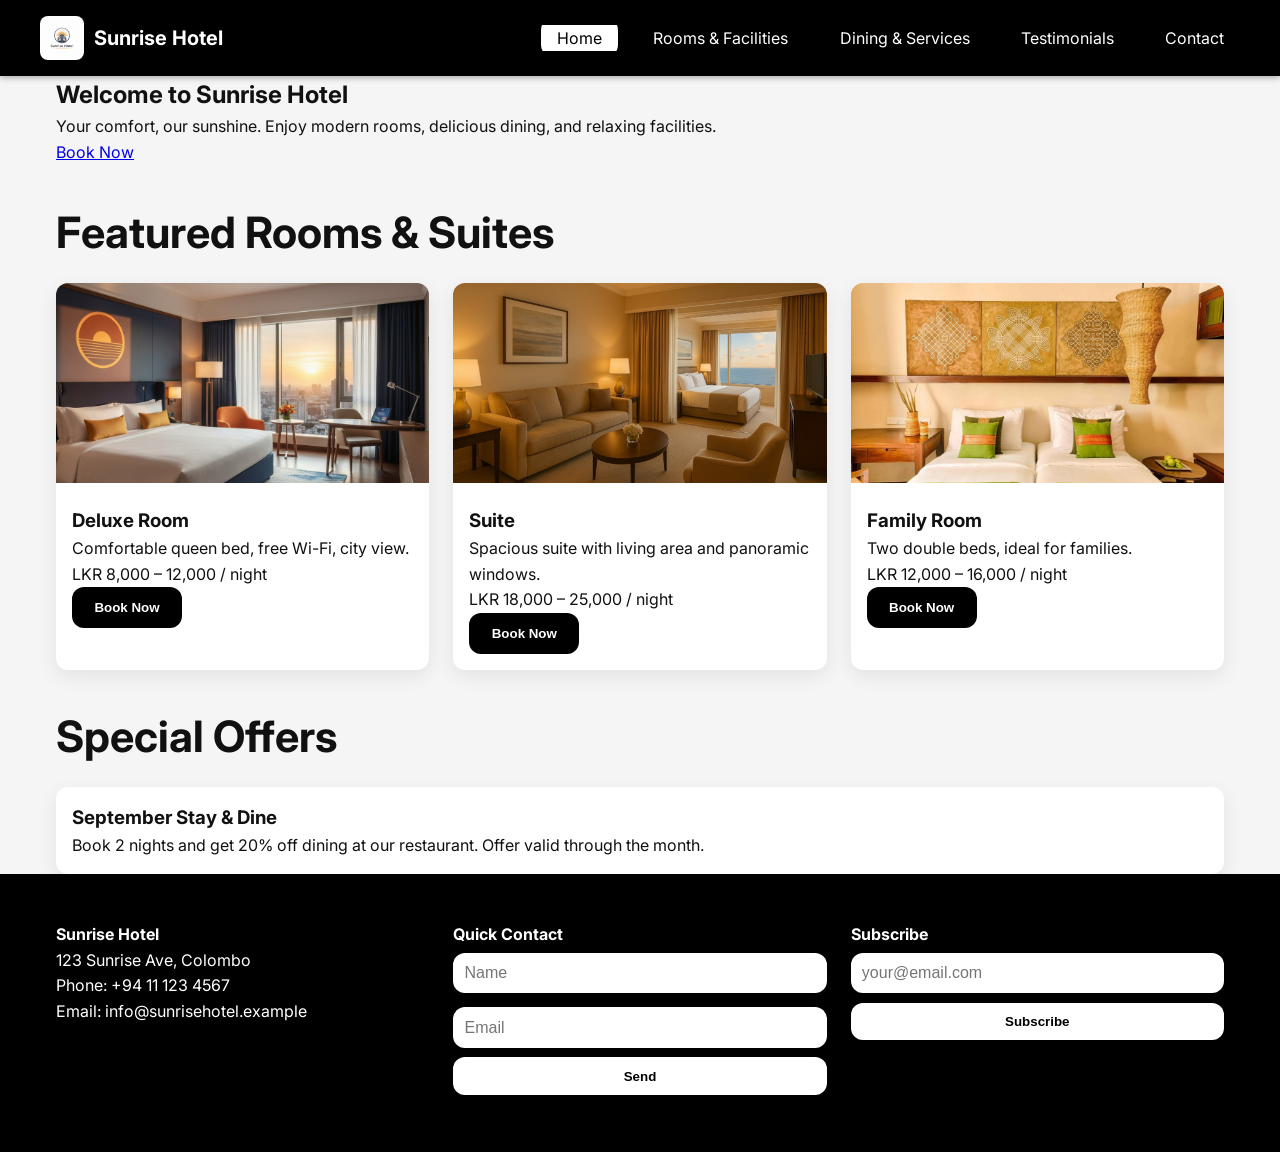
<file: index.html>
<!doctype html>
<html lang="en">
<head>
  <meta charset="utf-8">
  <meta name="viewport" content="width=device-width,initial-scale=1">
  <title>Sunrise Hotel — Home</title>
  <link href="https://fonts.googleapis.com/css2?family=Inter:wght@300;400;600;700&display=swap" rel="stylesheet">
  <link rel="stylesheet" href="css/styles.css">
</head>
<body>
  <!-- Header -->
  <header class="site-header">
    <div class="container header-inner">
      <a class="logo" href="index.html"><img src="images/logo.png" alt="Sunrise Hotel logo"><span>Sunrise Hotel</span></a>
      <button class="nav-toggle" aria-expanded="false" aria-controls="primary-nav">☰</button>
      <nav id="primary-nav" class="primary-nav" role="navigation">
        <ul>
          <li><a class="active" href="index.html">Home</a></li>
          <li><a href="rooms.html">Rooms & Facilities</a></li>
          <li><a href="dining.html">Dining & Services</a></li>
          <li><a href="testimonials.html">Testimonials</a></li>
          <li><a href="contact.html">Contact</a></li>
        </ul>
      </nav>
    </div>
  </header>

  <!-- Hero -->
  <main>
    <section class="hero">
      <div class="container hero-inner">
        <h1>Welcome to Sunrise Hotel</h1>
        <p>Your comfort, our sunshine. Enjoy modern rooms, delicious dining, and relaxing facilities.</p>
        <a class="cta book-btn" data-room="General Booking" href="#!" role="button">Book Now</a>
      </div>
    </section>

    <!-- Featured Rooms -->
    <div class="container">
      <section id="featured-rooms" aria-labelledby="featured-title">
        <div class="section-title"><h2 id="featured-title">Featured Rooms & Suites</h2></div>
        <div class="cards">
          <article class="card">
            <img src="images/room-deluxe.png" alt="Deluxe Room">
            <div class="card-body">
              <h3>Deluxe Room</h3>
              <p>Comfortable queen bed, free Wi-Fi, city view.</p>
              <p class="room-price">LKR 8,000 – 12,000 / night</p>
              <button class="book-btn" data-room="Deluxe Room">Book Now</button>
            </div>
          </article>
          <article class="card">
            <img src="images/room-suite.png" alt="Suite">
            <div class="card-body">
              <h3>Suite</h3>
              <p>Spacious suite with living area and panoramic windows.</p>
              <p class="room-price">LKR 18,000 – 25,000 / night</p>
              <button class="book-btn" data-room="Suite">Book Now</button>
            </div>
          </article>
          <article class="card">
            <img src="images/room-family.png" alt="Family Room">
            <div class="card-body">
              <h3>Family Room</h3>
              <p>Two double beds, ideal for families.</p>
              <p class="room-price">LKR 12,000 – 16,000 / night</p>
              <button class="book-btn" data-room="Family Room">Book Now</button>
            </div>
          </article>
        </div>
      </section>

      <!-- Offers -->
      <section id="offers">
        <div class="section-title"><h2>Special Offers</h2></div>
        <div class="card" style="padding:1rem;">
          <h3>September Stay & Dine</h3>
          <p>Book 2 nights and get 20% off dining at our restaurant. Offer valid through the month.</p>
        </div>
      </section>
    </div>
  </main>

  <!-- Booking Modal -->
  <div id="booking-modal" class="modal" role="dialog" aria-modal="true">
    <div class="modal-card">
      <button id="modal-close" aria-label="Close">✕</button>
      <h3>Book a Room</h3>
      <form id="booking-form">
        <label>Room <input id="booking-room" name="room" readonly></label>
        <label>Name <input name="name" required></label>
        <label>Email <input name="email" type="email" required></label>
        <label>Check-in <input name="checkin" type="date"></label>
        <label>Nights <input name="nights" type="number" min="1" value="1"></label>
        <button type="submit">Submit Booking</button>
      </form>
    </div>
  </div>

  <!-- Footer -->
  <footer class="site-footer">
    <div class="container footer-grid">
      <div>
        <h4>Sunrise Hotel</h4>
        <p>123 Sunrise Ave, Colombo</p>
        <p>Phone: +94 11 123 4567</p>
        <p>Email: info@sunrisehotel.example</p>
      </div>
      <div>
        <h4>Quick Contact</h4>
        <form id="footer-contact-form" class="small-form">
          <input name="name" placeholder="Name" required>
          <input name="email" type="email" placeholder="Email" required>
          <button type="submit">Send</button>
        </form>
      </div>
      <div>
        <h4>Subscribe</h4>
        <form id="subscribe-form" class="small-form">
          <input name="newsletter-email" type="email" placeholder="your@email.com" required>
          <button type="submit">Subscribe</button>
        </form>
      </div>
    </div>
  </footer>

  <script src="js/scripts.js"></script>
</body>
</html>
</file>
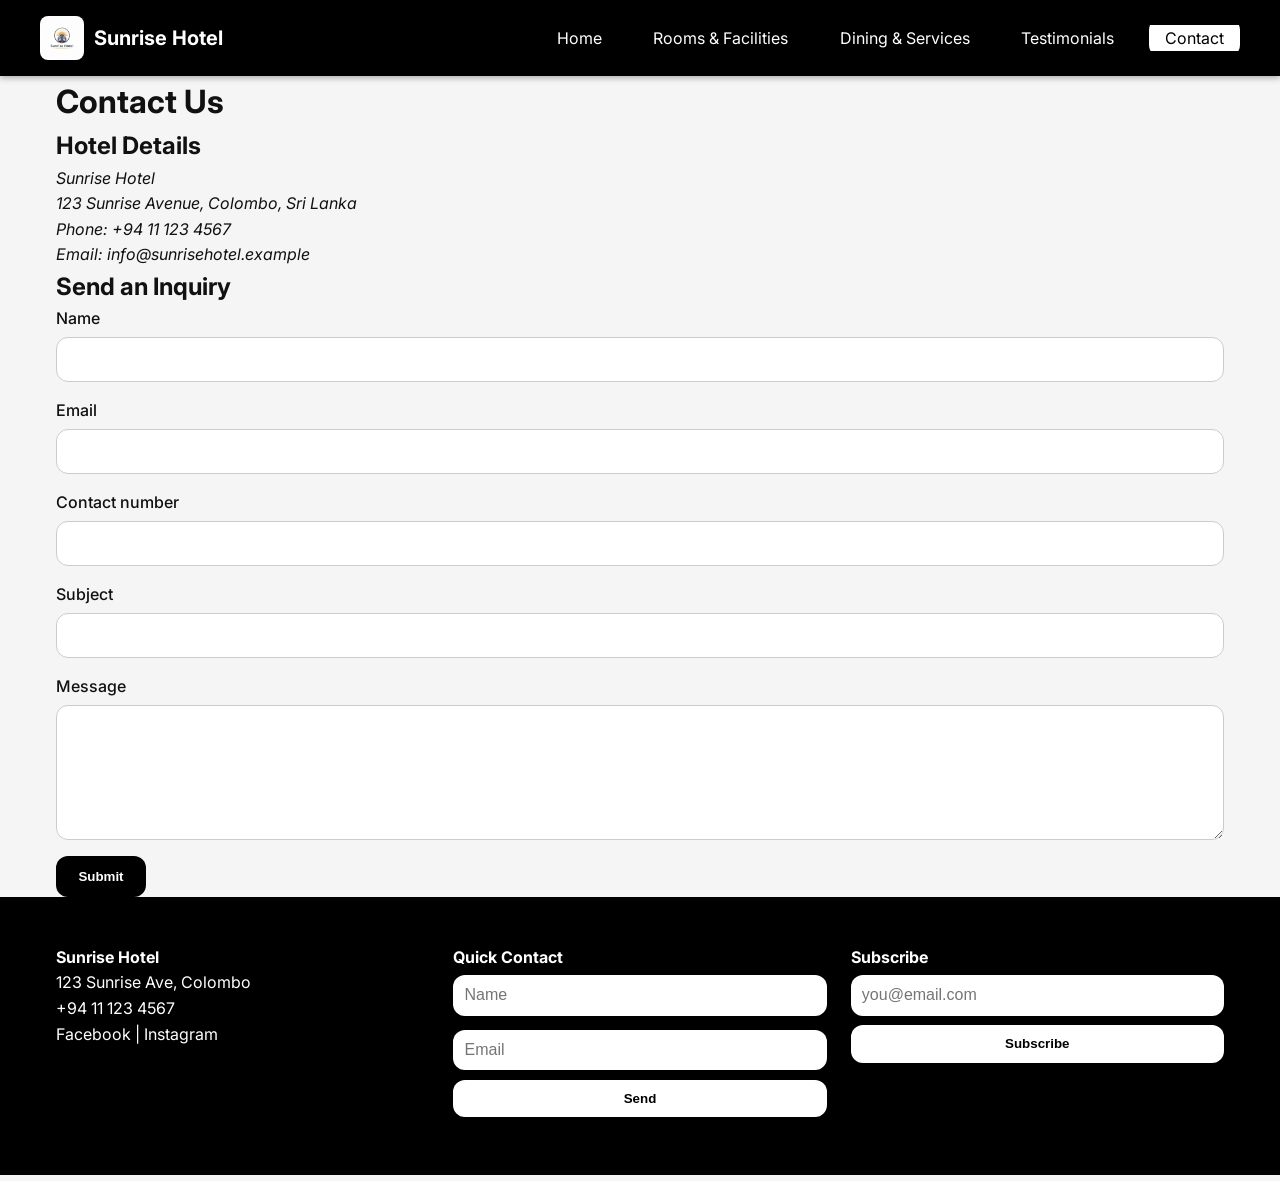
<file: contact.html>
<!doctype html>
<html lang="en">
<head>
  <meta charset="utf-8"><meta name="viewport" content="width=device-width,initial-scale=1">
  <title>Contact Us — Sunrise Hotel</title>
  <link href="https://fonts.googleapis.com/css2?family=Inter:wght@300;400;600;700&display=swap" rel="stylesheet">
  <link rel="stylesheet" href="css/styles.css">
</head>
<body>
  <header class="site-header">
    <div class="container header-inner">
      <a class="logo" href="index.html"><img src="images/logo.png" alt="Sunrise Hotel logo"><span>Sunrise Hotel</span></a>
      <button class="nav-toggle" aria-expanded="false">☰</button>
      <nav id="primary-nav" class="primary-nav">
        <ul>
          <li><a href="index.html">Home</a></li>
          <li><a href="rooms.html">Rooms & Facilities</a></li>
          <li><a href="dining.html">Dining & Services</a></li>
          <li><a href="testimonials.html">Testimonials</a></li>
          <li><a class="active" href="contact.html">Contact</a></li>
        </ul>
      </nav>
    </div>
  </header>

  <main class="container">
    <h1>Contact Us</h1>
    <section aria-labelledby="contact-info">
      <h2 id="contact-info">Hotel Details</h2>
      <address>
        Sunrise Hotel<br>
        123 Sunrise Avenue, Colombo, Sri Lanka<br>
        Phone: +94 11 123 4567<br>
        Email: info@sunrisehotel.example
      </address>
    </section>

    <section aria-labelledby="inquiry">
      <h2 id="inquiry">Send an Inquiry</h2>
      <form id="contact-form" aria-label="Inquiry form">
        <label>
          Name
          <input name="name" required>
        </label>
        <label>
          Email
          <input name="email" type="email" required>
        </label>
        <label>
          Contact number
          <input name="phone" type="tel">
        </label>
        <label>
          Subject
          <input name="subject">
        </label>
        <label>
          Message
          <textarea name="message" rows="6" required></textarea>
        </label>
        <button type="submit">Submit</button>
      </form>
    </section>
  </main>

  <footer class="site-footer">
    <div class="container footer-grid">
      <div>
        <h4>Sunrise Hotel</h4>
        <p>123 Sunrise Ave, Colombo</p>
        <p>+94 11 123 4567</p>
        <p><a href="#">Facebook</a> | <a href="#">Instagram</a></p>
      </div>

      <div>
        <h4>Quick Contact</h4>
        <form id="footer-contact-form" class="small-form">
          <input name="name" placeholder="Name" required>
          <input name="email" type="email" placeholder="Email" required>
          <button type="submit">Send</button>
        </form>
      </div>

      <div>
        <h4>Subscribe</h4>
        <form id="subscribe-form" class="small-form">
          <input name="newsletter-email" type="email" placeholder="you@email.com" required>
          <button type="submit">Subscribe</button>
        </form>
      </div>
    </div>
  </footer>
  
  <script src="js/scripts.js"></script>
</body>
</html>
</file>
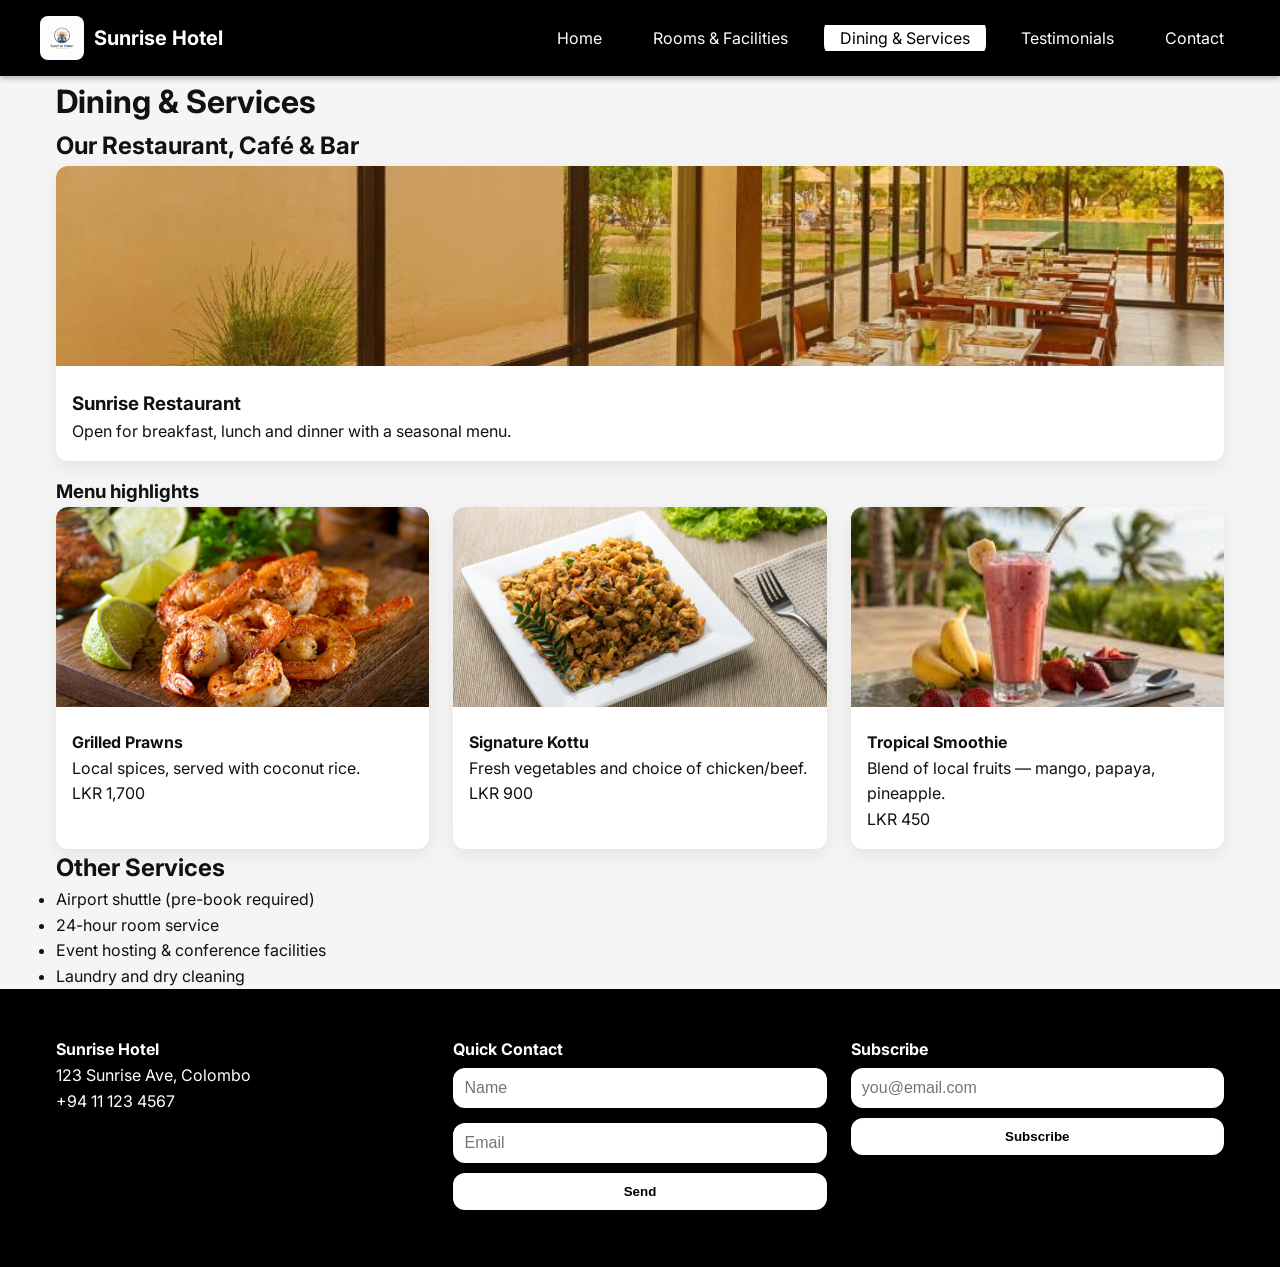
<file: dining.html>
<!doctype html>
<html lang="en">
<head>
  <meta charset="utf-8"><meta name="viewport" content="width=device-width,initial-scale=1">
  <title>Dining & Services — Sunrise Hotel</title>
  <link href="https://fonts.googleapis.com/css2?family=Inter:wght@300;400;600;700&display=swap" rel="stylesheet">
  <link rel="stylesheet" href="css/styles.css">
</head>
<body>
  <header class="site-header">
    <div class="container header-inner">
      <a class="logo" href="index.html"><img src="images/logo.png" alt="Sunrise Hotel logo"><span>Sunrise Hotel</span></a>
      <button class="nav-toggle" aria-expanded="false" aria-controls="primary-nav">☰</button>
      <nav id="primary-nav" class="primary-nav">
        <ul>
          <li><a href="index.html">Home</a></li>
          <li><a href="rooms.html">Rooms & Facilities</a></li>
          <li><a class="active" href="dining.html">Dining & Services</a></li>
          <li><a href="testimonials.html">Testimonials</a></li>
          <li><a href="contact.html">Contact</a></li>
        </ul>
      </nav>
    </div>
  </header>

  <main class="container">
    <h1>Dining & Services</h1>

    <section aria-labelledby="dining">
      <h2 id="dining">Our Restaurant, Café & Bar</h2>
      <div class="card" style="margin-bottom:1rem;">
        <img src="images/restaurant.png" alt="Restaurant interior" style="width:100%;height:200px;object-fit:cover">
        <div class="card-body">
          <h3>Sunrise Restaurant</h3>
          <p>Open for breakfast, lunch and dinner with a seasonal menu.</p>
        </div>
      </div>

      <h3>Menu highlights</h3>
      <div class="cards">
        <article class="card">
          <img src="images/Grilled prawns.png" alt="Grilled prawns">
          <div class="card-body">
            <h4>Grilled Prawns</h4>
            <p>Local spices, served with coconut rice.</p>
            <p class="room-price">LKR 1,700</p>
          </div>
        </article>
        <article class="card">
          <img src="images/Kottu fresh.png" alt="Kottu fresh">
          <div class="card-body">
            <h4>Signature Kottu</h4>
            <p>Fresh vegetables and choice of chicken/beef.</p>
            <p class="room-price">LKR 900</p>
          </div>
        </article>
        <article class="card">
          <img src="images/smoothie.png" alt="Tropical smoothie">
          <div class="card-body">
            <h4>Tropical Smoothie</h4>
            <p>Blend of local fruits — mango, papaya, pineapple.</p>
            <p class="room-price">LKR 450</p>
          </div>
        </article>
      </div>
    </section>

    <section aria-labelledby="services">
      <h2 id="services">Other Services</h2>
      <ul>
        <li>Airport shuttle (pre-book required)</li>
        <li>24-hour room service</li>
        <li>Event hosting & conference facilities</li>
        <li>Laundry and dry cleaning</li>
      </ul>
    </section>
  </main>

  <footer class="site-footer">
    <div class="container footer-grid">
      <div>
        <h4>Sunrise Hotel</h4>
        <p>123 Sunrise Ave, Colombo</p>
        <p>+94 11 123 4567</p>
      </div>
      <div>
        <h4>Quick Contact</h4>
        <form id="footer-contact-form" class="small-form">
          <input name="name" placeholder="Name" required>
          <input name="email" type="email" placeholder="Email" required>
          <button type="submit">Send</button>
        </form>
      </div>
      <div>
        <h4>Subscribe</h4>
        <form id="subscribe-form" class="small-form">
          <input name="newsletter-email" type="email" placeholder="you@email.com" required>
          <button type="submit">Subscribe</button>
        </form>
      </div>
    </div>
  </footer>

  <script src="js/scripts.js"></script>
</body>
</html>
</file>
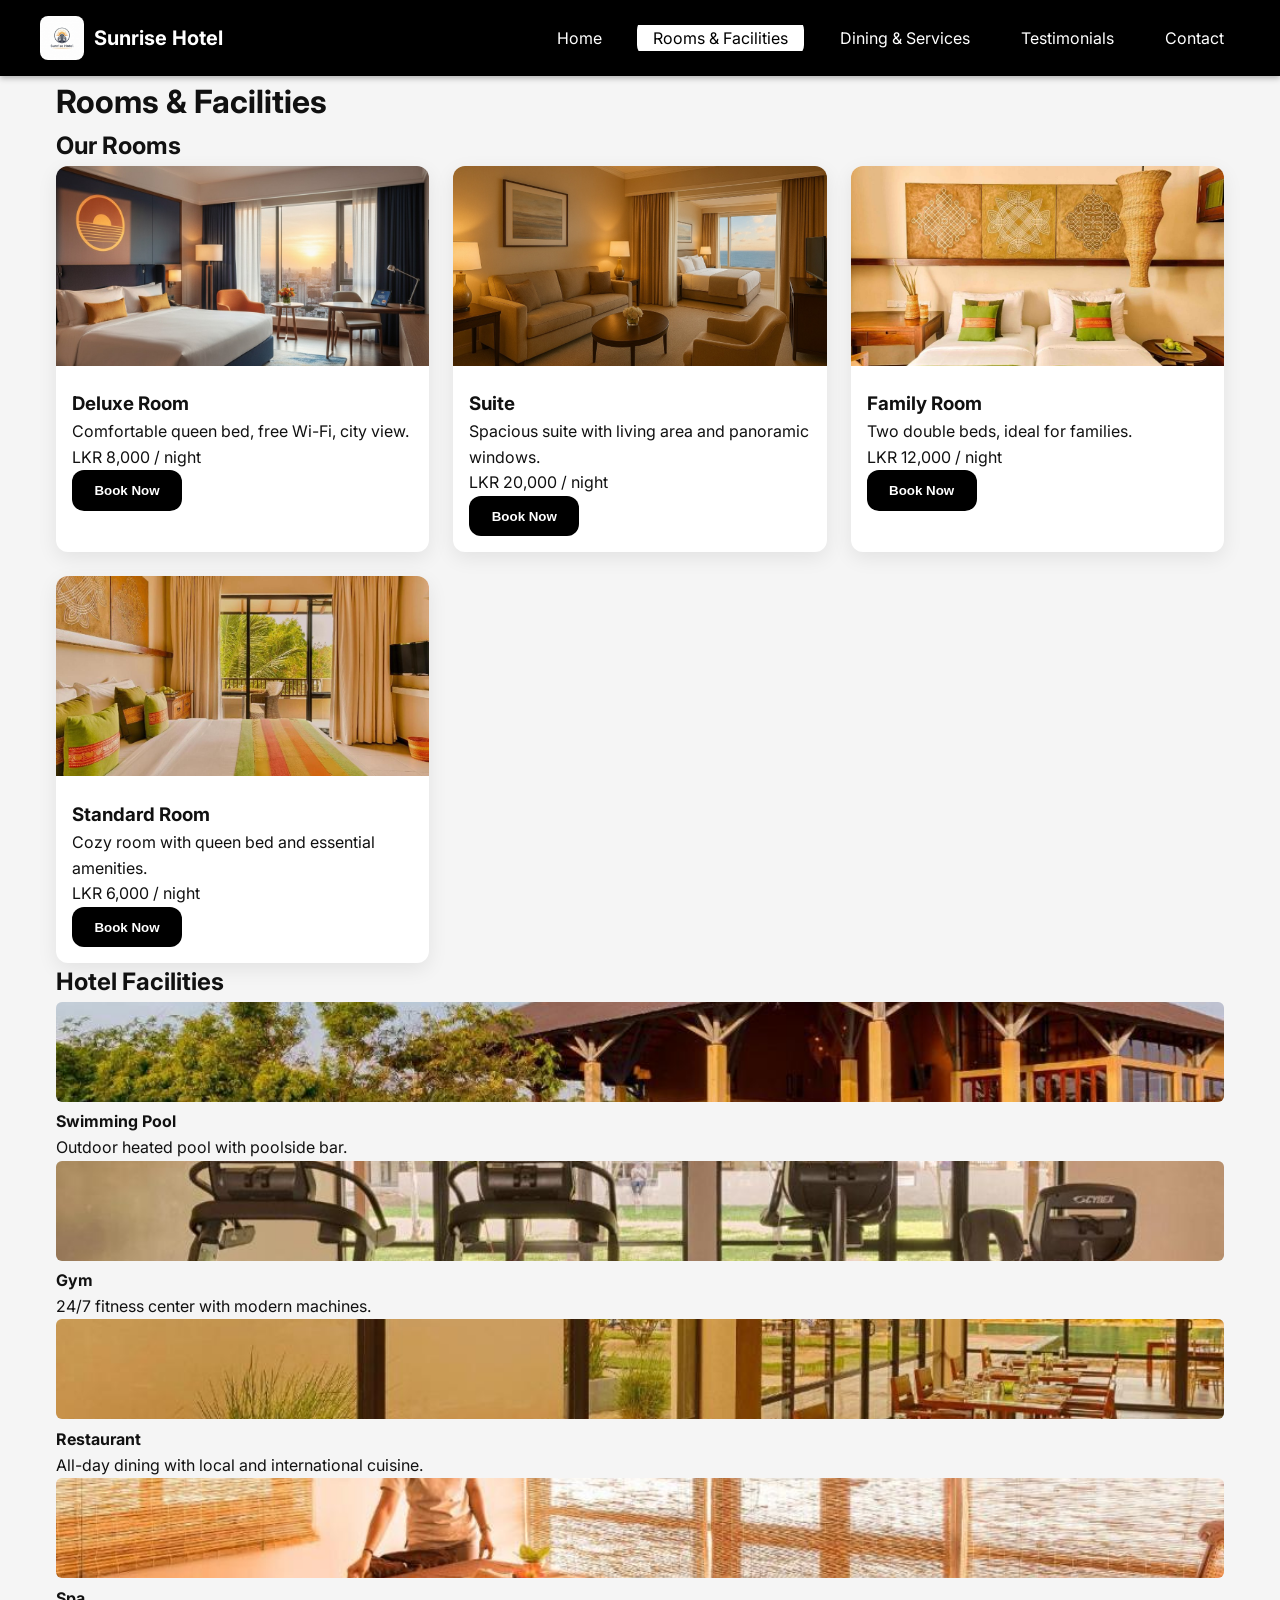
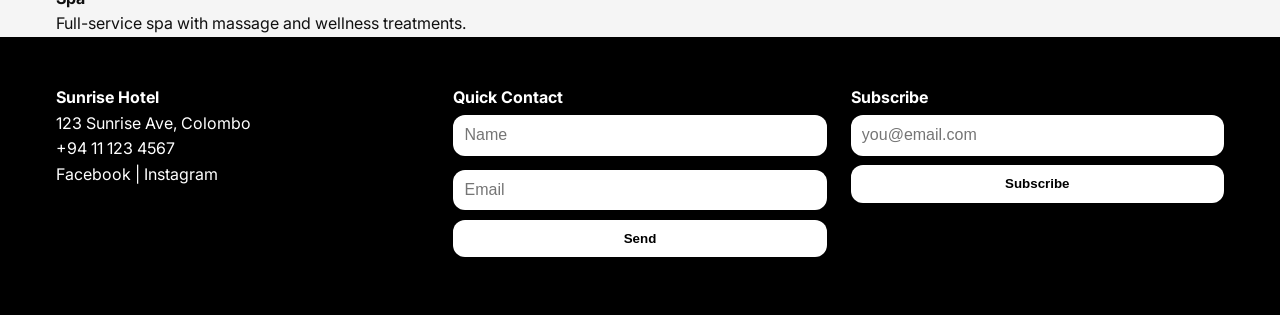
<file: rooms.html>
<!doctype html>
<html lang="en">
<head>
  <meta charset="utf-8"><meta name="viewport" content="width=device-width,initial-scale=1">
  <title>Rooms & Facilities — Sunrise Hotel</title>
  <link href="https://fonts.googleapis.com/css2?family=Inter:wght@300;400;600;700&display=swap" rel="stylesheet">
  <link rel="stylesheet" href="css/styles.css">
</head>
<body>
  <!-- Reuse header markup -->
  <header class="site-header">
    <div class="container header-inner">
      <a class="logo" href="index.html"><img src="images/logo.png" alt="Sunrise Hotel logo"><span>Sunrise Hotel</span></a>
      <button class="nav-toggle" aria-expanded="false" aria-controls="primary-nav">☰</button>
      <nav id="primary-nav" class="primary-nav" role="navigation">
        <ul>
          <li><a href="index.html">Home</a></li>
          <li><a class="active" href="rooms.html">Rooms & Facilities</a></li>
          <li><a href="dining.html">Dining & Services</a></li>
          <li><a href="testimonials.html">Testimonials</a></li>
          <li><a href="contact.html">Contact</a></li>
        </ul>
      </nav>
    </div>
  </header>

<main class="container">
    <h1>Rooms & Facilities</h1>

    <section aria-labelledby="rooms-list">
      <h2 id="rooms-list">Our Rooms</h2>
      <div class="cards">
        <article class="card">
          <img src="images/room-deluxe.png" alt="Deluxe Room image">
          <div class="card-body">
            <h3>Deluxe Room</h3>
            <p>Comfortable queen bed, free Wi-Fi, city view.</p>
            <p class="room-price">LKR 8,000 / night</p>
            <button class="book-btn" data-room="Deluxe Room">Book Now</button>
          </div>
        </article>


          <article class="card">
          <img src="images/room-suite.png" alt="Suite image">
          <div class="card-body">
            <h3>Suite</h3>
            <p>Spacious suite with living area and panoramic windows.</p>
            <p class="room-price">LKR 20,000 / night</p>
            <button class="book-btn" data-room="Suite">Book Now</button>
          </div>
        </article>

        <article class="card">
          <img src="images/room-family.png" alt="Family room image">
          <div class="card-body">
            <h3>Family Room</h3>
            <p>Two double beds, ideal for families.</p>
            <p class="room-price">LKR 12,000 / night</p>
            <button class="book-btn" data-room="Family Room">Book Now</button>
          </div>
        </article>

        <article class="card">
          <img src="images/room-standard.png" alt="Standard room image">
          <div class="card-body">
            <h3>Standard Room</h3>
            <p>Cozy room with queen bed and essential amenities.</p>
            <p class="room-price">LKR 6,000 / night</p>
            <button class="book-btn" data-room="Standard Room">Book Now</button>
          </div>
        </article>
      </div>
    </section>

    <section aria-labelledby="facilities">
      <h2 id="facilities">Hotel Facilities</h2>
      <div class="facilities">
        <div class="facility">
          <img src="images/pool.png" alt="Swimming pool" style="width:100%;height:100px;object-fit:cover;border-radius:6px">
          <h4>Swimming Pool</h4>
          <p>Outdoor heated pool with poolside bar.</p>
        </div>
        <div class="facility">
          <img src="images/gym.png" alt="Gym equipment" style="width:100%;height:100px;object-fit:cover;border-radius:6px">
          <h4>Gym</h4>
          <p>24/7 fitness center with modern machines.</p>
        </div>
        <div class="facility">
          <img src="images/restaurant.png" alt="Restaurant" style="width:100%;height:100px;object-fit:cover;border-radius:6px">
          <h4>Restaurant</h4>
          <p>All-day dining with local and international cuisine.</p>
        </div>
        <div class="facility">
          <img src="images/spa.png" alt="Spa" style="width:100%;height:100px;object-fit:cover;border-radius:6px">
          <h4>Spa</h4>
          <p>Full-service spa with massage and wellness treatments.</p>
        </div>
      </div>
    </section>
  </main>

  <!-- booking modal included for reusability -->
  <div id="booking-modal" class="modal" role="dialog" aria-modal="true">
    <div class="modal-card">
      <button id="modal-close" aria-label="Close">✕</button>
      <h3>Book a Room</h3>
      <form id="booking-form">
        <label>Room <input id="booking-room" name="room" readonly></label>
        <label>Name <input name="name" required></label>
        <label>Email <input name="email" type="email" required></label>
        <button type="submit">Submit</button>
      </form>
    </div>
  </div>

  <footer class="site-footer">
    <div class="container footer-grid">
      <div>
        <h4>Sunrise Hotel</h4>
        <p>123 Sunrise Ave, Colombo</p>
        <p>+94 11 123 4567</p>
        <p><a href="#">Facebook</a> | <a href="#">Instagram</a></p>
      </div>

      <div>
        <h4>Quick Contact</h4>
        <form id="footer-contact-form" class="small-form">
          <input name="name" placeholder="Name" required>
          <input name="email" type="email" placeholder="Email" required>
          <button type="submit">Send</button>
        </form>
      </div>

      <div>
        <h4>Subscribe</h4>
        <form id="subscribe-form" class="small-form">
          <input name="newsletter-email" type="email" placeholder="you@email.com" required>
          <button type="submit">Subscribe</button>
        </form>
      </div>
    </div>
  </footer>

  <script src="js/scripts.js"></script>
</body>
</html>
</file>
<file: css/styles.css>
:root {
  --brand: #000000;        
  --accent: #ffffff;      
  --gray: #f5f5f5;         
  --muted: #888888;        
  --card: #ffffff;        
  --dark: #111111;          
  --radius: 12px;
  --maxw: 1200px;
  --transition: 0.3s ease;
  font-family: 'Inter', system-ui, -apple-system, "Segoe UI", Roboto, "Helvetica Neue", Arial;
}

* { box-sizing: border-box; margin: 0; padding: 0; }
body {
  background: var(--gray);
  color: var(--dark);
  line-height: 1.6;
  -webkit-font-smoothing: antialiased;
}

.container {
  max-width: var(--maxw);
  margin: 0 auto;
  padding: 0 1rem;
}

/* Header + Navbar */
.site-header {
  position: sticky;
  top: 0;
  background: var(--brand);
  color: var(--accent);
  z-index: 1000;
  box-shadow: 0 2px 6px rgba(0,0,0,0.3);
}

.header-inner {
  display: flex;
  align-items: center;
  justify-content: space-between;
  padding: 1rem 0;
}

.logo {
  display: flex;
  align-items: center;
  gap: 0.6rem;
  font-weight: 700;
  color: var(--accent);
  text-decoration: none;
  font-size: 1.25rem;
  transition: transform var(--transition);
}
.logo:hover { transform: scale(1.05); }

.logo img {
  height: 44px;
  width: 44px;
  border-radius: 8px;
}

/* Navbar Links */
.primary-nav ul {
  list-style: none;
  display: flex;
  gap: 1.2rem;
}
.primary-nav a {
  color: var(--accent);
  text-decoration: none;
  padding: 0.6rem 1rem;
  border-radius: var(--radius);
  transition: background var(--transition), color var(--transition);
}
.primary-nav a:hover,
.primary-nav a.active {
  background: var(--accent);
  color: var(--brand);
}

/* Hamburger */
.nav-toggle {
  display: none;
  background: transparent;
  border: none;
  font-size: 1.8rem;
  color: var(--accent);
  cursor: pointer;
}

/* Responsive Navbar */
.primary-nav {
  transition: max-height 0.4s ease-in-out;
  overflow: hidden;
}
@media (max-width: 768px) {
  .primary-nav {
    display: block;
    max-height: 0;
    background: var(--brand);
  }
  .primary-nav.open { max-height: 500px; }
  .primary-nav ul { flex-direction: column; padding: 0.5rem; }
  .primary-nav a { display: block; padding: 0.8rem; }
  .nav-toggle { display: block; }
}

/* Sections */
h1, h2 {
  color: var(--dark);
}
.section-title {
  margin: 2rem 0 1rem;
  font-size: 1.8rem;
  font-weight: 700;
}

/* Forms */
form label {
  display: flex;
  flex-direction: column;
  margin-bottom: 1rem;
  font-weight: 500;
  color: var(--dark);
}
input, textarea {
  padding: 0.8rem;
  border-radius: var(--radius);
  border: 1px solid #ccc;
  margin-top: 0.3rem;
  font-size: 1rem;
  width: 100%;
  transition: border var(--transition), box-shadow var(--transition);
}
input:focus, textarea:focus {
  border-color: var(--brand);
  box-shadow: 0 0 5px rgba(0,0,0,0.2);
  outline: none;
}
button {
  padding: 0.8rem 1.4rem;
  border-radius: var(--radius);
  border: none;
  background: var(--brand);
  color: var(--accent);
  font-weight: 600;
  cursor: pointer;
  transition: background var(--transition), transform 0.2s;
}
button:hover {
  background: #333;
  transform: translateY(-2px);
}

/* Cards */
.cards {
  display: grid;
  grid-template-columns: repeat(auto-fit, minmax(280px,1fr));
  gap: 1.5rem;
}
.card {
  background: var(--card);
  border-radius: var(--radius);
  overflow: hidden;
  box-shadow: 0 6px 20px rgba(0,0,0,0.08);
  transition: transform 0.2s, box-shadow 0.2s;
}
.card:hover {
  transform: translateY(-5px);
  box-shadow: 0 12px 28px rgba(0,0,0,0.12);
}
.card img {
  width: 100%;
  height: 200px;
  object-fit: cover;
}
.card-body { padding: 1rem; }

/* Footer */
.site-footer {
  background: var(--brand);
  color: var(--accent);
  padding: 3rem 1rem;
}
.footer-grid {
  display: grid;
  grid-template-columns: repeat(auto-fit, minmax(220px,1fr));
  gap: 1.5rem;
}
.footer-grid a { color: var(--accent); text-decoration: none; }
.small-form input,
.small-form button {
  padding: 0.7rem;
  border-radius: var(--radius);
  border: 0;
  width: 100%;
  margin-bottom: 0.6rem;
}
.small-form button {
  background: var(--accent);
  color: var(--brand);
}
.small-form button:hover { background: #ddd; }

/* Modal */
.modal {
  position: fixed;
  inset: 0;
  background: rgba(0,0,0,0.75);
  display: none;
  align-items: center;
  justify-content: center;
  padding: 1rem;
}
.modal .modal-card {
  background: var(--card);
  color: var(--dark);
  padding: 1.5rem;
  border-radius: var(--radius);
  max-width: 500px;
  width: 100%;
}
.modal.show { display: flex; }

/* Testimonials */
.testimonial {
  background: var(--card);
  padding: 1.2rem;
  border-radius: var(--radius);
  box-shadow: 0 6px 16px rgba(0,0,0,0.08);
  transition: transform 0.2s, box-shadow 0.2s;
}
.testimonial:hover {
  transform: translateY(-3px);
  box-shadow: 0 10px 22px rgba(0,0,0,0.12);
}
</file>
